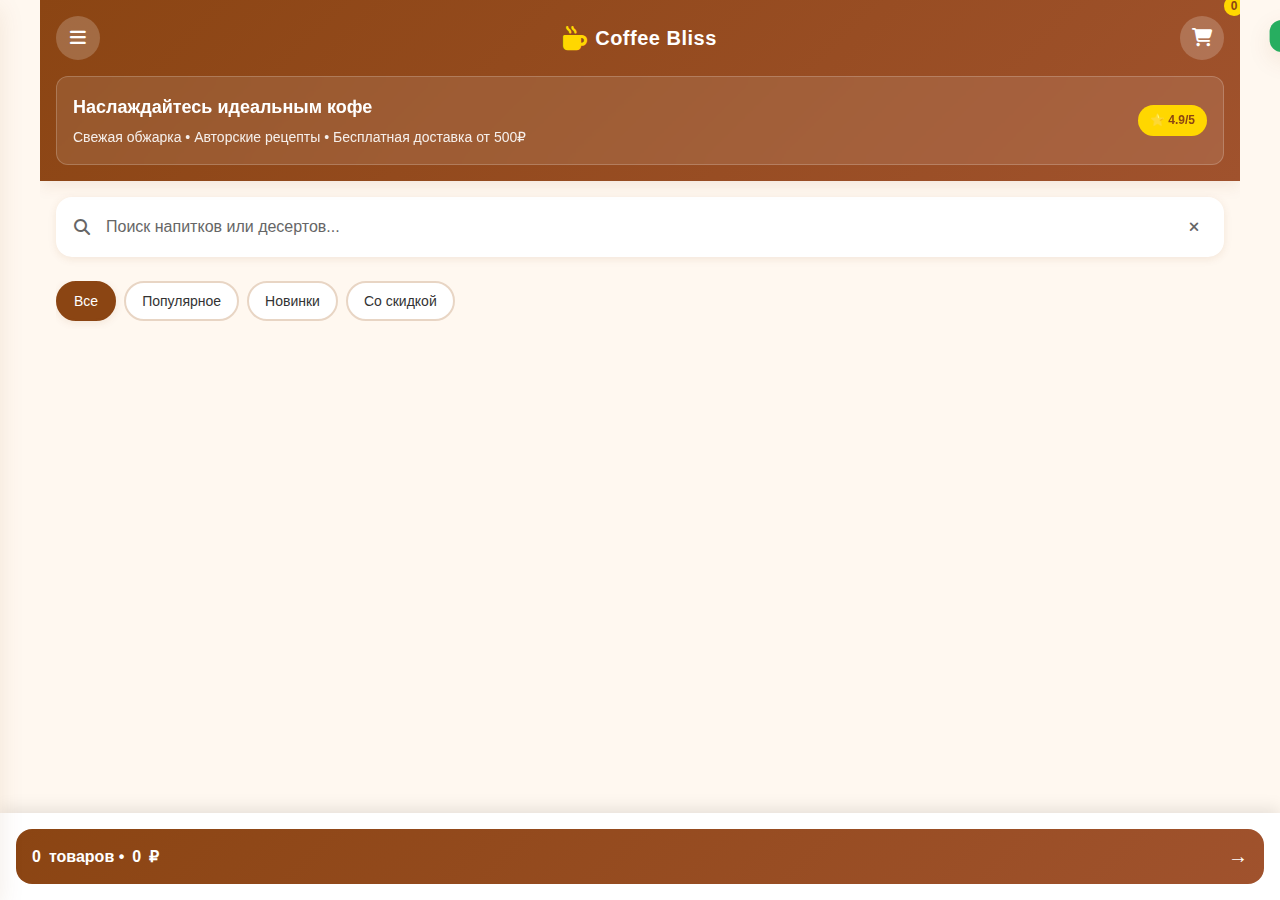
<file: webapp/index.html>
<!DOCTYPE html>
<html lang="ru">
<head>
    <meta charset="UTF-8">
    <meta name="viewport" content="width=device-width, initial-scale=1.0">
    <title>☕ Coffee Bliss - Заказ онлайн</title>
    <link rel="stylesheet" href="https://cdnjs.cloudflare.com/ajax/libs/font-awesome/6.4.0/css/all.min.css">
    <link rel="stylesheet" href="style.css">
    <script src="https://telegram.org/js/telegram-web-app.js"></script>
</head>
<body>
    <!-- Главный контейнер -->
    <div class="app-container">
        <!-- Шапка -->
        <header class="app-header">
            <div class="header-top">
                <button class="menu-btn" id="menu-btn">
                    <i class="fas fa-bars"></i>
                </button>
                <div class="logo">
                    <i class="fas fa-mug-hot"></i>
                    <h1>Coffee Bliss</h1>
                </div>
                <div class="header-actions">
                    <button class="cart-btn" id="cart-btn">
                        <i class="fas fa-shopping-cart"></i>
                        <span class="cart-count" id="cart-count">0</span>
                    </button>
                </div>
            </div>

            <!-- Баннер -->
            <div class="banner">
                <div class="banner-content">
                    <h2>Наслаждайтесь идеальным кофе</h2>
                    <p>Свежая обжарка • Авторские рецепты • Бесплатная доставка от 500₽</p>
                </div>
                <div class="banner-badge">
                    <span class="badge">⭐ 4.9/5</span>
                </div>
            </div>
        </header>

        <!-- Боковое меню -->
        <div class="sidebar" id="sidebar">
            <div class="sidebar-header">
                <h3>Меню</h3>
                <button class="close-btn" id="close-btn">
                    <i class="fas fa-times"></i>
                </button>
            </div>
            <nav class="sidebar-nav">
                <a href="#" class="nav-item active" data-category="all">
                    <i class="fas fa-star"></i>
                    <span>Все товары</span>
                </a>
                <a href="#" class="nav-item" data-category="coffee">
                    <i class="fas fa-coffee"></i>
                    <span>Кофе</span>
                </a>
                <a href="#" class="nav-item" data-category="tea">
                    <i class="fas fa-mug-hot"></i>
                    <span>Чай</span>
                </a>
                <a href="#" class="nav-item" data-category="bakery">
                    <i class="fas fa-bread-slice"></i>
                    <span>Выпечка</span>
                </a>
                <a href="#" class="nav-item" data-category="dessert">
                    <i class="fas fa-ice-cream"></i>
                    <span>Десерты</span>
                </a>
                <a href="#" class="nav-item" data-category="food">
                    <i class="fas fa-utensils"></i>
                    <span>Закуски</span>
                </a>
            </nav>
            <div class="sidebar-footer">
                <a href="profile.html" class="nav-item">
                    <i class="fas fa-user"></i>
                    <span>Профиль</span>
                </a>
                <a href="orders.html" class="nav-item">
                    <i class="fas fa-history"></i>
                    <span>Заказы</span>
                </a>
                <a href="loyalty.html" class="nav-item">
                    <i class="fas fa-crown"></i>
                    <span>Лояльность</span>
                </a>
                <a href="#" class="nav-item" id="settings-btn">
                    <i class="fas fa-cog"></i>
                    <span>Настройки</span>
                </a>
            </div>
        </div>

        <!-- Основной контент -->
        <main class="main-content">
            <!-- Поиск -->
            <div class="search-container">
                <div class="search-box">
                    <i class="fas fa-search"></i>
                    <input type="text" id="search-input" placeholder="Поиск напитков или десертов...">
                    <button class="clear-search" id="clear-search">
                        <i class="fas fa-times"></i>
                    </button>
                </div>
            </div>

            <!-- Фильтры -->
            <div class="filters">
                <div class="filter-tags" id="filter-tags">
                    <button class="filter-tag active" data-filter="all">Все</button>
                    <button class="filter-tag" data-filter="popular">Популярное</button>
                    <button class="filter-tag" data-filter="new">Новинки</button>
                    <button class="filter-tag" data-filter="discount">Со скидкой</button>
                </div>
            </div>

            <!-- Сетка товаров -->
            <div class="products-grid" id="products-grid">
                <!-- Товары будут загружены через JavaScript -->
            </div>

            <!-- Кнопка корзины для мобильных -->
            <div class="floating-cart">
                <button class="checkout-btn" id="floating-checkout">
                    <span class="floating-cart-info">
                        <span id="floating-count">0</span> товаров • <span id="floating-total">0</span>₽
                    </span>
                    <span class="checkout-arrow">→</span>
                </button>
            </div>
        </main>

        <!-- Корзина -->
        <div class="cart-modal" id="cart-modal">
            <div class="cart-content">
                <div class="cart-header">
                    <h3><i class="fas fa-shopping-cart"></i> Ваша корзина</h3>
                    <button class="close-cart" id="close-cart">
                        <i class="fas fa-times"></i>
                    </button>
                </div>

                <div class="cart-body" id="cart-body">
                    <!-- Товары в корзине -->
                </div>

                <div class="cart-footer">
                    <div class="cart-summary">
                        <div class="summary-row">
                            <span>Товары:</span>
                            <span id="cart-subtotal">0₽</span>
                        </div>
                        <div class="summary-row">
                            <span>Доставка:</span>
                            <span id="cart-delivery">0₽</span>
                        </div>
                        <div class="summary-row total">
                            <span>Итого:</span>
                            <span id="cart-total">0₽</span>
                        </div>
                    </div>

                    <button class="checkout-btn-large" id="checkout-btn">
                        <span>Перейти к оформлению</span>
                        <i class="fas fa-arrow-right"></i>
                    </button>

                    <button class="clear-cart-btn" id="clear-cart">
                        <i class="fas fa-trash"></i>
                        Очистить корзину
                    </button>
                </div>
            </div>
        </div>

        <!-- Уведомления -->
        <div class="notification" id="notification"></div>
    </div>

    <!-- Скрипты -->
    <script src="main.js"></script>
</body>
</html>
</file>
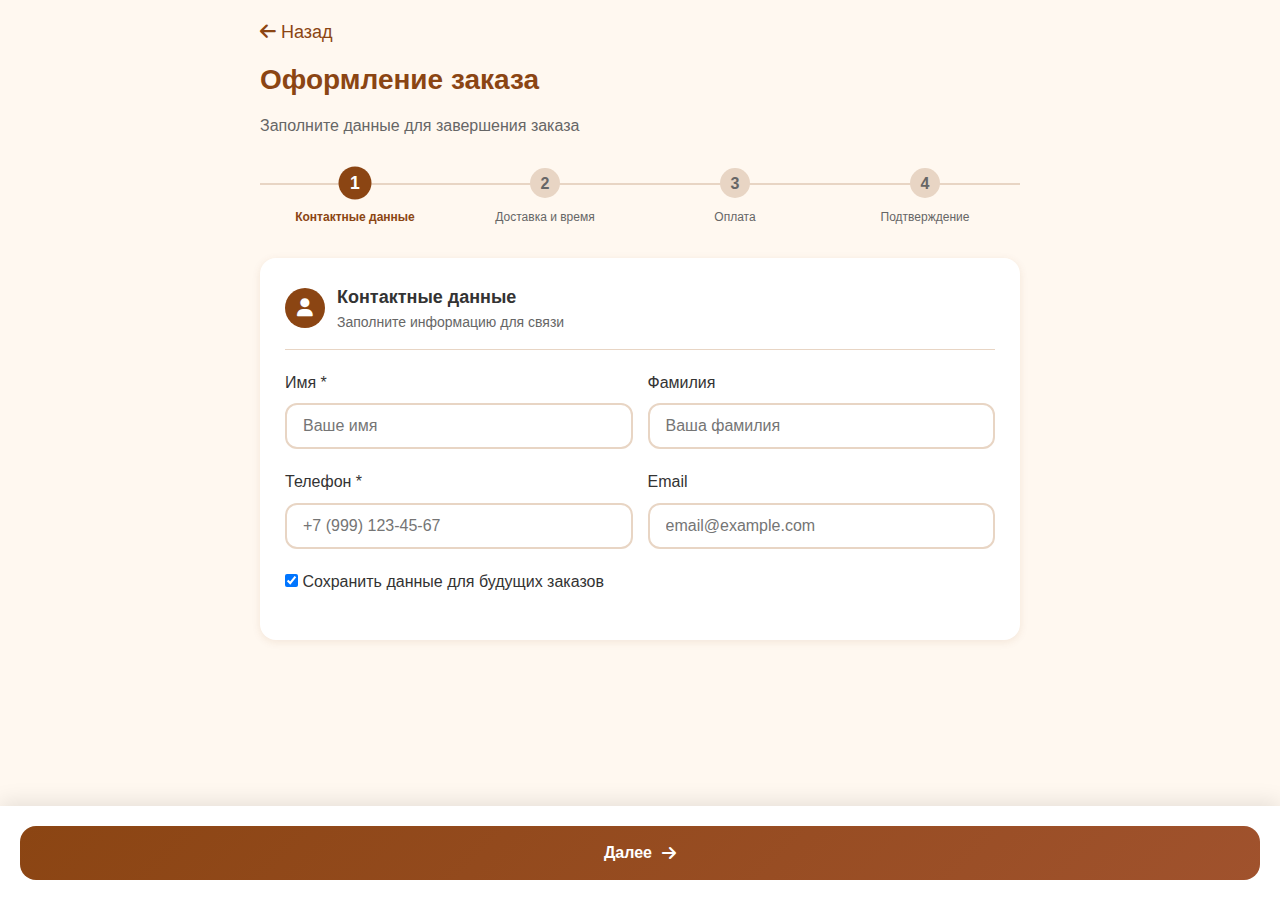
<file: webapp/checkout.html>
<!DOCTYPE html>
<html lang="ru">
<head>
    <meta charset="UTF-8">
    <meta name="viewport" content="width=device-width, initial-scale=1.0">
    <title>☕ Оформление заказа - Coffee Bliss</title>
    <link rel="stylesheet" href="https://cdnjs.cloudflare.com/ajax/libs/font-awesome/6.4.0/css/all.min.css">
    <link rel="stylesheet" href="style.css">
    <script src="https://telegram.org/js/telegram-web-app.js"></script>
    <style>
        /* Дополнительные стили для оформления заказа */
        .checkout-container {
            max-width: 800px;
            margin: 0 auto;
            padding: 20px;
            padding-bottom: 100px;
        }

        .checkout-header {
            margin-bottom: 30px;
        }

        .checkout-header h1 {
            font-size: 28px;
            color: var(--primary);
            margin-bottom: 10px;
        }

        .checkout-steps {
            display: flex;
            justify-content: space-between;
            align-items: center;
            margin-bottom: 30px;
            position: relative;
        }

        .checkout-steps::before {
            content: '';
            position: absolute;
            top: 15px;
            left: 0;
            right: 0;
            height: 2px;
            background: var(--border);
            z-index: 1;
        }

        .step {
            position: relative;
            z-index: 2;
            text-align: center;
            flex: 1;
        }

        .step-circle {
            width: 30px;
            height: 30px;
            border-radius: 50%;
            background: var(--border);
            color: var(--text-light);
            display: flex;
            align-items: center;
            justify-content: center;
            font-weight: bold;
            margin: 0 auto 10px;
            transition: all 0.3s;
        }

        .step.active .step-circle {
            background: var(--primary);
            color: white;
            transform: scale(1.1);
        }

        .step-label {
            font-size: 12px;
            color: var(--text-light);
            font-weight: 500;
        }

        .step.active .step-label {
            color: var(--primary);
            font-weight: 600;
        }

        .checkout-section {
            background: var(--card-bg);
            border-radius: var(--radius-lg);
            padding: 25px;
            margin-bottom: 20px;
            box-shadow: var(--shadow-sm);
        }

        .section-header {
            display: flex;
            align-items: center;
            gap: 12px;
            margin-bottom: 20px;
            padding-bottom: 15px;
            border-bottom: 1px solid var(--border);
        }

        .section-icon {
            width: 40px;
            height: 40px;
            border-radius: 50%;
            background: var(--primary);
            color: white;
            display: flex;
            align-items: center;
            justify-content: center;
            font-size: 18px;
        }

        .section-title {
            font-size: 18px;
            font-weight: 600;
            color: var(--text);
        }

        .delivery-options {
            display: grid;
            grid-template-columns: repeat(auto-fit, minmax(200px, 1fr));
            gap: 15px;
            margin-bottom: 20px;
        }

        .delivery-option {
            border: 2px solid var(--border);
            border-radius: var(--radius-md);
            padding: 20px;
            cursor: pointer;
            transition: all 0.3s;
            position: relative;
        }

        .delivery-option:hover {
            border-color: var(--primary-light);
            transform: translateY(-2px);
        }

        .delivery-option.selected {
            border-color: var(--primary);
            background: rgba(139, 69, 19, 0.05);
        }

        .option-radio {
            position: absolute;
            top: 15px;
            right: 15px;
            width: 20px;
            height: 20px;
            border: 2px solid var(--border);
            border-radius: 50%;
            transition: all 0.3s;
        }

        .delivery-option.selected .option-radio::after {
            content: '';
            position: absolute;
            top: 4px;
            left: 4px;
            width: 8px;
            height: 8px;
            background: var(--primary);
            border-radius: 50%;
        }

        .option-icon {
            font-size: 24px;
            color: var(--primary);
            margin-bottom: 10px;
        }

        .option-title {
            font-size: 16px;
            font-weight: 600;
            margin-bottom: 5px;
        }

        .option-desc {
            font-size: 14px;
            color: var(--text-light);
            margin-bottom: 10px;
        }

        .option-price {
            font-size: 18px;
            font-weight: 700;
            color: var(--primary);
        }

        .form-group {
            margin-bottom: 20px;
        }

        .form-label {
            display: block;
            margin-bottom: 8px;
            font-weight: 500;
            color: var(--text);
        }

        .form-control {
            width: 100%;
            padding: 12px 16px;
            border: 2px solid var(--border);
            border-radius: var(--radius-md);
            font-size: 16px;
            transition: all 0.3s;
            background: white;
        }

        .form-control:focus {
            outline: none;
            border-color: var(--primary);
            box-shadow: 0 0 0 3px rgba(139, 69, 19, 0.1);
        }

        .form-row {
            display: grid;
            grid-template-columns: 1fr 1fr;
            gap: 15px;
        }

        .time-options {
            display: flex;
            gap: 20px;
            margin-bottom: 15px;
        }

        .time-option {
            flex: 1;
        }

        .time-option input[type="radio"] {
            display: none;
        }

        .time-option label {
            display: block;
            padding: 15px;
            border: 2px solid var(--border);
            border-radius: var(--radius-md);
            text-align: center;
            cursor: pointer;
            transition: all 0.3s;
        }

        .time-option input[type="radio"]:checked + label {
            border-color: var(--primary);
            background: rgba(139, 69, 19, 0.05);
            font-weight: 600;
        }

        .scheduled-time {
            margin-top: 15px;
            display: none;
        }

        .scheduled-time.show {
            display: block;
            animation: fadeIn 0.3s;
        }

        .time-picker {
            display: flex;
            align-items: center;
            gap: 10px;
            background: white;
            padding: 10px;
            border-radius: var(--radius-md);
            border: 2px solid var(--border);
        }

        .time-picker input {
            border: none;
            outline: none;
            font-size: 16px;
            flex: 1;
        }

        .notes-field {
            min-height: 100px;
            resize: vertical;
        }

        .order-summary {
            background: var(--background);
            border-radius: var(--radius-md);
            padding: 20px;
            margin-bottom: 20px;
        }

        .summary-item {
            display: flex;
            justify-content: space-between;
            align-items: center;
            padding: 10px 0;
            border-bottom: 1px solid rgba(0, 0, 0, 0.05);
        }

        .summary-item:last-child {
            border-bottom: none;
        }

        .summary-item.total {
            font-size: 20px;
            font-weight: 700;
            color: var(--primary);
            padding-top: 15px;
            margin-top: 10px;
            border-top: 2px solid var(--border);
        }

        .summary-item.discount {
            color: var(--success);
        }

        .loyalty-discount {
            display: flex;
            align-items: center;
            gap: 10px;
            margin: 15px 0;
            padding: 15px;
            background: rgba(39, 174, 96, 0.1);
            border-radius: var(--radius-md);
            border-left: 4px solid var(--success);
        }

        .loyalty-info {
            flex: 1;
        }

        .loyalty-title {
            font-weight: 600;
            color: var(--success);
            margin-bottom: 5px;
        }

        .loyalty-desc {
            font-size: 14px;
            color: var(--text-light);
        }

        .use-points-btn {
            background: var(--success);
            color: white;
            border: none;
            padding: 8px 16px;
            border-radius: var(--radius-md);
            font-weight: 600;
            cursor: pointer;
            transition: all 0.3s;
        }

        .use-points-btn:hover {
            background: #219653;
            transform: scale(1.05);
        }

        .payment-methods {
            display: grid;
            grid-template-columns: repeat(auto-fit, minmax(150px, 1fr));
            gap: 15px;
            margin-bottom: 20px;
        }

        .payment-method {
            border: 2px solid var(--border);
            border-radius: var(--radius-md);
            padding: 20px;
            text-align: center;
            cursor: pointer;
            transition: all 0.3s;
        }

        .payment-method:hover {
            border-color: var(--primary-light);
        }

        .payment-method.selected {
            border-color: var(--primary);
            background: rgba(139, 69, 19, 0.05);
        }

        .payment-icon {
            font-size: 24px;
            margin-bottom: 10px;
            color: var(--primary);
        }

        .payment-name {
            font-weight: 600;
            margin-bottom: 5px;
        }

        .checkout-actions {
            position: fixed;
            bottom: 0;
            left: 0;
            right: 0;
            background: var(--card-bg);
            padding: 20px;
            box-shadow: 0 -4px 20px rgba(0, 0, 0, 0.1);
            z-index: 100;
        }

        .action-buttons {
            display: flex;
            gap: 15px;
        }

        .back-btn {
            flex: 1;
            background: white;
            border: 2px solid var(--border);
            color: var(--text);
            padding: 16px;
            border-radius: var(--radius-lg);
            font-size: 16px;
            font-weight: 600;
            cursor: pointer;
            display: flex;
            align-items: center;
            justify-content: center;
            gap: 10px;
            transition: all 0.3s;
        }

        .back-btn:hover {
            background: var(--background);
            border-color: var(--primary-light);
        }

        .next-btn, .submit-btn {
            flex: 2;
            background: linear-gradient(135deg, var(--primary) 0%, var(--primary-light) 100%);
            color: white;
            border: none;
            padding: 18px;
            border-radius: var(--radius-lg);
            font-size: 16px;
            font-weight: 600;
            cursor: pointer;
            display: flex;
            align-items: center;
            justify-content: center;
            gap: 10px;
            transition: all 0.3s;
        }

        .next-btn:hover, .submit-btn:hover {
            transform: translateY(-2px);
            box-shadow: 0 4px 15px rgba(139, 69, 19, 0.3);
        }

        .submit-btn {
            background: linear-gradient(135deg, var(--success) 0%, #219653 100%);
        }

        .submit-btn:hover {
            box-shadow: 0 4px 15px rgba(39, 174, 96, 0.3);
        }

        .error-message {
            color: var(--error);
            font-size: 14px;
            margin-top: 5px;
            display: none;
        }

        .error-message.show {
            display: block;
            animation: shake 0.5s;
        }

        @keyframes fadeIn {
            from { opacity: 0; transform: translateY(-10px); }
            to { opacity: 1; transform: translateY(0); }
        }

        @keyframes shake {
            0%, 100% { transform: translateX(0); }
            10%, 30%, 50%, 70%, 90% { transform: translateX(-5px); }
            20%, 40%, 60%, 80% { transform: translateX(5px); }
        }

        /* Модальное окно подтверждения */
        .confirmation-modal {
            position: fixed;
            top: 0;
            left: 0;
            right: 0;
            bottom: 0;
            background: rgba(0, 0, 0, 0.5);
            z-index: 2000;
            display: none;
            justify-content: center;
            align-items: center;
            padding: 20px;
        }

        .confirmation-content {
            background: white;
            border-radius: var(--radius-lg);
            padding: 30px;
            max-width: 500px;
            width: 100%;
            animation: modalSlide 0.3s;
            text-align: center;
        }

        @keyframes modalSlide {
            from {
                opacity: 0;
                transform: translateY(-50px);
            }
            to {
                opacity: 1;
                transform: translateY(0);
            }
        }

        .confirmation-icon {
            font-size: 64px;
            color: var(--success);
            margin-bottom: 20px;
        }

        .confirmation-title {
            font-size: 24px;
            font-weight: 700;
            color: var(--primary);
            margin-bottom: 15px;
        }

        .confirmation-text {
            color: var(--text-light);
            margin-bottom: 25px;
            line-height: 1.6;
        }

        .confirmation-details {
            background: var(--background);
            border-radius: var(--radius-md);
            padding: 20px;
            margin-bottom: 25px;
            text-align: left;
        }

        .detail-row {
            display: flex;
            justify-content: space-between;
            margin-bottom: 10px;
        }

        .detail-row:last-child {
            margin-bottom: 0;
        }

        .confirmation-actions {
            display: flex;
            gap: 15px;
        }

        .confirmation-actions button {
            flex: 1;
        }

        /* Адаптивность */
        @media (max-width: 768px) {
            .checkout-steps {
                flex-wrap: wrap;
            }

            .step {
                flex: 0 0 33.33%;
                margin-bottom: 20px;
            }

            .form-row {
                grid-template-columns: 1fr;
            }

            .delivery-options {
                grid-template-columns: 1fr;
            }

            .payment-methods {
                grid-template-columns: 1fr;
            }

            .action-buttons {
                flex-direction: column;
            }

            .back-btn, .next-btn, .submit-btn {
                width: 100%;
            }
        }

        @media (max-width: 480px) {
            .checkout-container {
                padding: 15px;
                padding-bottom: 120px;
            }

            .checkout-section {
                padding: 20px;
            }

            .time-options {
                flex-direction: column;
            }
        }
    </style>
</head>
<body>
    <div class="checkout-container">
        <!-- Шапка -->
        <div class="checkout-header">
            <button onclick="goBack()" style="background: none; border: none; color: var(--primary); font-size: 18px; margin-bottom: 15px; cursor: pointer;">
                <i class="fas fa-arrow-left"></i> Назад
            </button>
            <h1>Оформление заказа</h1>
            <p style="color: var(--text-light);">Заполните данные для завершения заказа</p>
        </div>

        <!-- Шаги оформления -->
        <div class="checkout-steps">
            <div class="step active" id="step-1-indicator">
                <div class="step-circle">1</div>
                <div class="step-label">Контактные данные</div>
            </div>
            <div class="step" id="step-2-indicator">
                <div class="step-circle">2</div>
                <div class="step-label">Доставка и время</div>
            </div>
            <div class="step" id="step-3-indicator">
                <div class="step-circle">3</div>
                <div class="step-label">Оплата</div>
            </div>
            <div class="step" id="step-4-indicator">
                <div class="step-circle">4</div>
                <div class="step-label">Подтверждение</div>
            </div>
        </div>

        <!-- Секция 1: Контактные данные -->
        <div class="checkout-section" id="section-1">
            <div class="section-header">
                <div class="section-icon">
                    <i class="fas fa-user"></i>
                </div>
                <div>
                    <div class="section-title">Контактные данные</div>
                    <div style="font-size: 14px; color: var(--text-light);">Заполните информацию для связи</div>
                </div>
            </div>

            <div class="form-row">
                <div class="form-group">
                    <label class="form-label">Имя *</label>
                    <input type="text" class="form-control" id="name" placeholder="Ваше имя" required>
                    <div class="error-message" id="name-error">Пожалуйста, введите ваше имя</div>
                </div>

                <div class="form-group">
                    <label class="form-label">Фамилия</label>
                    <input type="text" class="form-control" id="last-name" placeholder="Ваша фамилия">
                </div>
            </div>

            <div class="form-row">
                <div class="form-group">
                    <label class="form-label">Телефон *</label>
                    <input type="tel" class="form-control" id="phone" placeholder="+7 (999) 123-45-67" required>
                    <div class="error-message" id="phone-error">Введите корректный номер телефона</div>
                </div>

                <div class="form-group">
                    <label class="form-label">Email</label>
                    <input type="email" class="form-control" id="email" placeholder="email@example.com">
                    <div class="error-message" id="email-error">Введите корректный email</div>
                </div>
            </div>

            <div class="form-group">
                <label>
                    <input type="checkbox" id="save-info" checked>
                    Сохранить данные для будущих заказов
                </label>
            </div>
        </div>

        <!-- Секция 2: Доставка и время -->
        <div class="checkout-section" id="section-2" style="display: none;">
            <div class="section-header">
                <div class="section-icon">
                    <i class="fas fa-truck"></i>
                </div>
                <div>
                    <div class="section-title">Доставка и время</div>
                    <div style="font-size: 14px; color: var(--text-light);">Выберите способ получения и время</div>
                </div>
            </div>

            <!-- Способ получения -->
            <h3 style="margin-bottom: 15px; color: var(--text);">Способ получения</h3>
            <div class="delivery-options">
                <div class="delivery-option selected" data-type="pickup">
                    <div class="option-icon">
                        <i class="fas fa-store"></i>
                    </div>
                    <div class="option-title">Самовывоз</div>
                    <div class="option-desc">Заберите заказ в кофейне</div>
                    <div class="option-price">Бесплатно</div>
                    <div class="option-radio"></div>
                </div>

                <div class="delivery-option" data-type="delivery">
                    <div class="option-icon">
                        <i class="fas fa-motorcycle"></i>
                    </div>
                    <div class="option-title">Доставка</div>
                    <div class="option-desc">Курьером до двери</div>
                    <div class="option-price" id="delivery-price">150₽</div>
                    <div class="option-radio"></div>
                </div>
            </div>

            <!-- Адрес доставки (только для доставки) -->
            <div class="form-group" id="address-field" style="display: none;">
                <label class="form-label">Адрес доставки *</label>
                <textarea class="form-control" id="address" placeholder="Улица, дом, квартира" rows="3"></textarea>
                <div class="error-message" id="address-error">Пожалуйста, укажите адрес доставки</div>
            </div>

            <!-- Время получения -->
            <h3 style="margin: 25px 0 15px; color: var(--text);">Время получения</h3>
            <div class="time-options">
                <div class="time-option">
                    <input type="radio" name="time" id="time-asap" value="asap" checked>
                    <label for="time-asap">
                        <i class="fas fa-bolt" style="display: block; margin-bottom: 5px;"></i>
                        Как можно скорее
                    </label>
                </div>

                <div class="time-option">
                    <input type="radio" name="time" id="time-scheduled" value="scheduled">
                    <label for="time-scheduled">
                        <i class="fas fa-clock" style="display: block; margin-bottom: 5px;"></i>
                        Ко времени
                    </label>
                </div>
            </div>

            <!-- Выбор времени (только для scheduled) -->
            <div class="scheduled-time" id="scheduled-time-input">
                <div class="form-group">
                    <label class="form-label">Выберите время *</label>
                    <div class="time-picker">
                        <input type="time" id="order-time" min="08:00" max="22:00" required>
                        <i class="fas fa-clock" style="color: var(--primary);"></i>
                    </div>
                    <div style="font-size: 14px; color: var(--text-light); margin-top: 5px;">
                        Время работы: 08:00 - 22:00
                    </div>
                    <div class="error-message" id="time-error">Выберите время в пределах работы кофейни</div>
                </div>
            </div>

            <!-- Примечания к заказу -->
            <div class="form-group">
                <label class="form-label">Примечания к заказу</label>
                <textarea class="form-control notes-field" id="notes" placeholder="Например: без сахара, добавить сироп, дополнительные пакеты..."></textarea>
            </div>
        </div>

        <!-- Секция 3: Оплата -->
        <div class="checkout-section" id="section-3" style="display: none;">
            <div class="section-header">
                <div class="section-icon">
                    <i class="fas fa-credit-card"></i>
                </div>
                <div>
                    <div class="section-title">Оплата</div>
                    <div style="font-size: 14px; color: var(--text-light);">Выберите способ оплаты</div>
                </div>
            </div>

            <!-- Способы оплаты -->
            <div class="payment-methods">
                <div class="payment-method selected" data-method="cash">
                    <div class="payment-icon">
                        <i class="fas fa-money-bill-wave"></i>
                    </div>
                    <div class="payment-name">Наличными</div>
                    <div style="font-size: 14px; color: var(--text-light);">При получении</div>
                </div>

                <div class="payment-method" data-method="card">
                    <div class="payment-icon">
                        <i class="fas fa-credit-card"></i>
                    </div>
                    <div class="payment-name">Картой онлайн</div>
                    <div style="font-size: 14px; color: var(--text-light);">Оплата через Telegram</div>
                </div>

                <div class="payment-method" data-method="card_courier">
                    <div class="payment-icon">
                        <i class="fas fa-mobile-alt"></i>
                    </div>
                    <div class="payment-name">Картой курьеру</div>
                    <div style="font-size: 14px; color: var(--text-light);">При получении</div>
                </div>
            </div>

            <!-- Информация о платеже -->
            <div style="background: var(--background); padding: 20px; border-radius: var(--radius-md); margin-top: 20px;">
                <h4 style="margin-bottom: 15px; color: var(--text);">Информация о платеже</h4>

                <div class="form-group">
                    <label class="form-label">Получатель</label>
                    <input type="text" class="form-control" value="ООО 'Coffee Bliss'" readonly style="background: white;">
                </div>

                <div style="font-size: 14px; color: var(--text-light); margin-top: 15px;">
                    <i class="fas fa-shield-alt" style="color: var(--success); margin-right: 5px;"></i>
                    Все платежи защищены и обрабатываются безопасно
                </div>
            </div>
        </div>

        <!-- Секция 4: Подтверждение -->
        <div class="checkout-section" id="section-4" style="display: none;">
            <div class="section-header">
                <div class="section-icon">
                    <i class="fas fa-check-circle"></i>
                </div>
                <div>
                    <div class="section-title">Подтверждение заказа</div>
                    <div style="font-size: 14px; color: var(--text-light);">Проверьте информацию перед оформлением</div>
                </div>
            </div>

            <!-- Сводка заказа -->
            <h3 style="margin-bottom: 15px; color: var(--text);">Ваш заказ</h3>
            <div class="order-summary">
                <div id="order-items-summary">
                    <!-- Товары будут добавлены через JS -->
                </div>

                <div class="summary-item">
                    <span>Товары:</span>
                    <span id="summary-subtotal">0₽</span>
                </div>

                <div class="summary-item">
                    <span>Доставка:</span>
                    <span id="summary-delivery">0₽</span>
                </div>

                <!-- Скидка по программе лояльности -->
                <div class="loyalty-discount" id="loyalty-discount" style="display: none;">
                    <div class="loyalty-info">
                        <div class="loyalty-title">Скидка по программе лояльности</div>
                        <div class="loyalty-desc" id="loyalty-desc">Использовано баллов: 0</div>
                    </div>
                    <button class="use-points-btn" onclick="changeLoyaltyPoints()">
                        Изменить
                    </button>
                </div>

                <div class="summary-item discount" id="discount-row" style="display: none;">
                    <span>Скидка:</span>
                    <span id="summary-discount">-0₽</span>
                </div>

                <div class="summary-item total">
                    <span>Итого к оплате:</span>
                    <span id="summary-total">0₽</span>
                </div>
            </div>

            <!-- Информация о заказе -->
            <h3 style="margin: 25px 0 15px; color: var(--text);">Информация о заказе</h3>
            <div style="background: var(--background); padding: 20px; border-radius: var(--radius-md);">
                <div class="detail-row">
                    <span style="color: var(--text-light);">Получение:</span>
                    <span id="order-delivery-type">Самовывоз</span>
                </div>
                <div class="detail-row">
                    <span style="color: var(--text-light);">Адрес:</span>
                    <span id="order-address">ул. Кофейная, 15</span>
                </div>
                <div class="detail-row">
                    <span style="color: var(--text-light);">Время:</span>
                    <span id="order-time-display">Как можно скорее</span>
                </div>
                <div class="detail-row">
                    <span style="color: var(--text-light);">Оплата:</span>
                    <span id="order-payment">Наличными</span>
                </div>
                <div class="detail-row">
                    <span style="color: var(--text-light);">Телефон:</span>
                    <span id="order-phone">не указан</span>
                </div>
            </div>

            <!-- Соглашения -->
            <div style="margin-top: 25px; padding: 20px; background: rgba(52, 152, 219, 0.05); border-radius: var(--radius-md); border-left: 4px solid var(--secondary);">
                <div class="form-group">
                    <label>
                        <input type="checkbox" id="agree-terms" required>
                        Я соглашаюсь с <a href="#" style="color: var(--primary); text-decoration: none;">условиями обработки персональных данных</a>
                    </label>
                    <div class="error-message" id="terms-error">Необходимо согласие с условиями</div>
                </div>

                <div class="form-group">
                    <label>
                        <input type="checkbox" id="agree-rules" required>
                        Я ознакомлен с <a href="#" style="color: var(--primary); text-decoration: none;">правилами возврата</a>
                    </label>
                    <div class="error-message" id="rules-error">Необходимо согласие с правилами</div>
                </div>
            </div>
        </div>

        <!-- Кнопки навигации -->
        <div class="checkout-actions">
            <div class="action-buttons">
                <button class="back-btn" id="back-btn" onclick="prevStep()" style="display: none;">
                    <i class="fas fa-arrow-left"></i>
                    Назад
                </button>
                <button class="next-btn" id="next-btn" onclick="nextStep()">
                    Далее
                    <i class="fas fa-arrow-right"></i>
                </button>
                <button class="submit-btn" id="submit-btn" onclick="submitOrder()" style="display: none;">
                    <i class="fas fa-check"></i>
                    Оформить заказ
                </button>
            </div>
        </div>

        <!-- Модальное окно подтверждения -->
        <div class="confirmation-modal" id="confirmation-modal">
            <div class="confirmation-content">
                <div class="confirmation-icon">
                    <i class="fas fa-check-circle"></i>
                </div>
                <div class="confirmation-title">Заказ оформлен!</div>
                <div class="confirmation-text">
                    Ваш заказ успешно принят и передан на обработку.
                    В ближайшее время с вами свяжется наш сотрудник для подтверждения.
                </div>

                <div class="confirmation-details">
                    <div class="detail-row">
                        <span>Номер заказа:</span>
                        <strong id="confirmation-number">#00000</strong>
                    </div>
                    <div class="detail-row">
                        <span>Сумма:</span>
                        <strong id="confirmation-total">0₽</strong>
                    </div>
                    <div class="detail-row">
                        <span>Статус:</span>
                        <span style="color: var(--warning);">Обрабатывается</span>
                    </div>
                </div>

                <div class="confirmation-actions">
                    <button class="back-btn" onclick="goToMain()">
                        <i class="fas fa-home"></i>
                        На главную
                    </button>
                    <button class="next-btn" onclick="viewOrder()">
                        <i class="fas fa-eye"></i>
                        Посмотреть заказ
                    </button>
                </div>
            </div>
        </div>
    </div>

    <script src="checkout.js"></script>
</body>
</html>
</file>
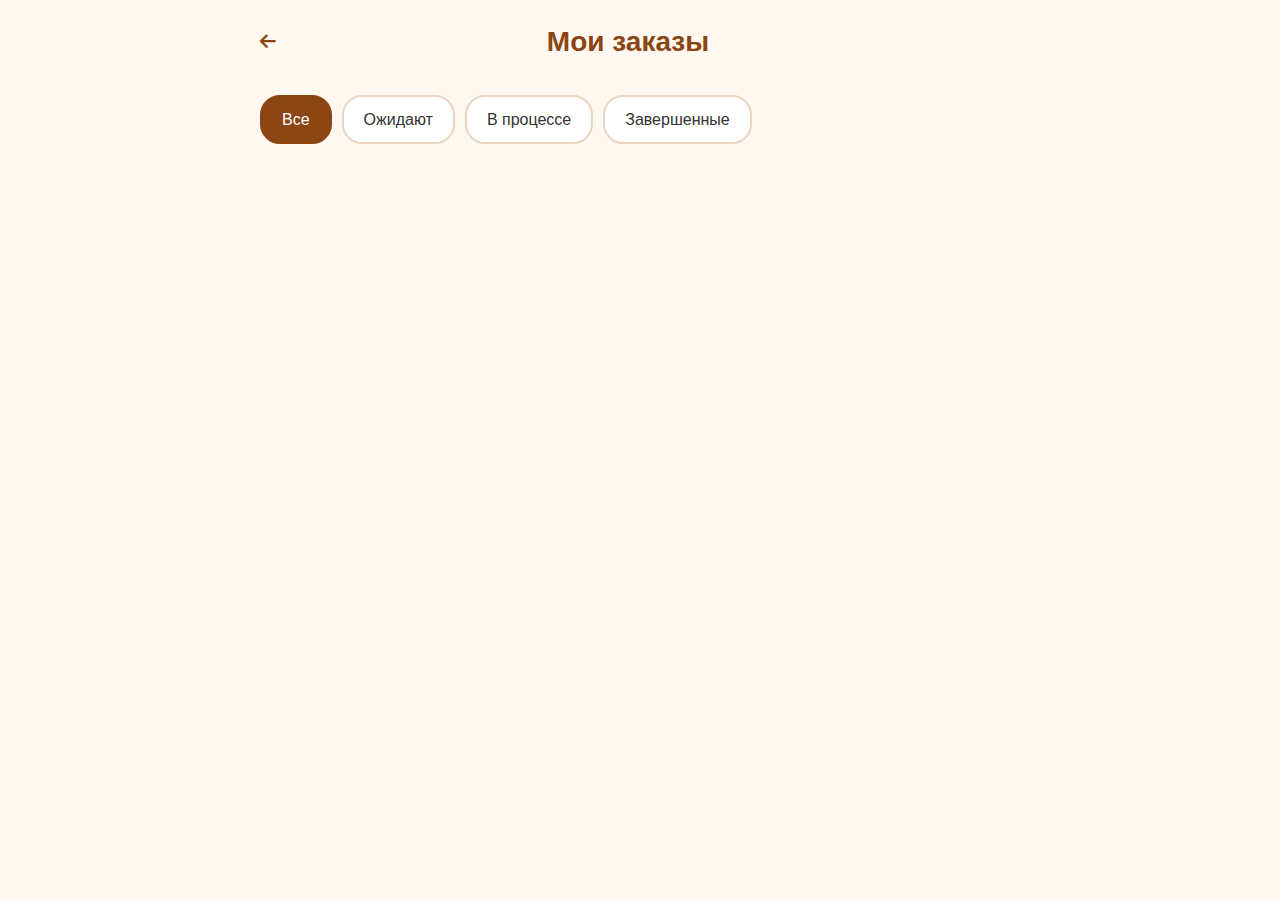
<file: webapp/orders.html>
<!DOCTYPE html>
<html lang="ru">
<head>
    <meta charset="UTF-8">
    <meta name="viewport" content="width=device-width, initial-scale=1.0">
    <title>📦 Мои заказы - Coffee Bliss</title>
    <link rel="stylesheet" href="https://cdnjs.cloudflare.com/ajax/libs/font-awesome/6.4.0/css/all.min.css">
    <link rel="stylesheet" href="style.css">
    <script src="https://telegram.org/js/telegram-web-app.js"></script>
    <style>
        .orders-container {
            max-width: 800px;
            margin: 0 auto;
            padding: 20px;
            padding-bottom: 80px;
        }

        .orders-header {
            display: flex;
            justify-content: space-between;
            align-items: center;
            margin-bottom: 30px;
        }

        .orders-header h1 {
            font-size: 28px;
            color: var(--primary);
        }

        .orders-tabs {
            display: flex;
            gap: 10px;
            margin-bottom: 20px;
            overflow-x: auto;
            padding-bottom: 10px;
        }

        .orders-tab {
            padding: 10px 20px;
            background: white;
            border: 2px solid var(--border);
            border-radius: 20px;
            font-weight: 500;
            cursor: pointer;
            white-space: nowrap;
            transition: all 0.3s;
        }

        .orders-tab.active {
            background: var(--primary);
            color: white;
            border-color: var(--primary);
        }

        .order-card {
            background: white;
            border-radius: var(--radius-lg);
            padding: 20px;
            margin-bottom: 15px;
            box-shadow: var(--shadow-sm);
            transition: all 0.3s;
        }

        .order-card:hover {
            transform: translateY(-2px);
            box-shadow: var(--shadow-md);
        }

        .order-header {
            display: flex;
            justify-content: space-between;
            align-items: center;
            margin-bottom: 15px;
            padding-bottom: 15px;
            border-bottom: 1px solid var(--border);
        }

        .order-id {
            font-size: 16px;
            font-weight: 700;
            color: var(--primary);
        }

        .order-date {
            font-size: 14px;
            color: var(--text-light);
        }

        .order-status {
            padding: 5px 12px;
            border-radius: 15px;
            font-size: 12px;
            font-weight: 600;
        }

        .status-pending { background: #FFF3CD; color: #856404; }
        .status-processing { background: #CCE5FF; color: #004085; }
        .status-ready { background: #D4EDDA; color: #155724; }
        .status-delivered { background: #D1ECF1; color: #0C5460; }
        .status-cancelled { background: #F8D7DA; color: #721C24; }

        .order-items {
            margin-bottom: 15px;
        }

        .order-item {
            display: flex;
            justify-content: space-between;
            align-items: center;
            padding: 10px 0;
            border-bottom: 1px solid rgba(0, 0, 0, 0.05);
        }

        .order-item:last-child {
            border-bottom: none;
        }

        .order-footer {
            display: flex;
            justify-content: space-between;
            align-items: center;
            padding-top: 15px;
            border-top: 1px solid var(--border);
        }

        .order-total {
            font-size: 18px;
            font-weight: 700;
            color: var(--primary);
        }

        .order-actions {
            display: flex;
            gap: 10px;
        }

        .action-btn {
            padding: 8px 16px;
            border-radius: var(--radius-md);
            font-size: 14px;
            font-weight: 500;
            cursor: pointer;
            transition: all 0.3s;
            border: 1px solid var(--border);
            background: white;
            color: var(--text);
        }

        .action-btn:hover {
            background: var(--background);
        }

        .action-btn.primary {
            background: var(--primary);
            color: white;
            border-color: var(--primary);
        }

        .action-btn.primary:hover {
            background: var(--primary-light);
        }

        .empty-orders {
            text-align: center;
            padding: 60px 20px;
            color: var(--text-light);
        }

        .empty-orders i {
            font-size: 64px;
            color: var(--border);
            margin-bottom: 20px;
        }

        .empty-orders h3 {
            font-size: 20px;
            margin-bottom: 10px;
            color: var(--text);
        }

        .reorder-btn {
            background: var(--primary);
            color: white;
            border: none;
            padding: 12px 24px;
            border-radius: var(--radius-md);
            font-weight: 600;
            cursor: pointer;
            margin-top: 20px;
            display: inline-flex;
            align-items: center;
            gap: 10px;
        }
    </style>
</head>
<body>
    <div class="orders-container">
        <div class="orders-header">
            <button onclick="goBack()" style="background: none; border: none; color: var(--primary); font-size: 18px; cursor: pointer;">
                <i class="fas fa-arrow-left"></i>
            </button>
            <h1>Мои заказы</h1>
            <div style="width: 40px;"></div>
        </div>

        <div class="orders-tabs">
            <div class="orders-tab active" data-status="all">Все</div>
            <div class="orders-tab" data-status="pending">Ожидают</div>
            <div class="orders-tab" data-status="processing">В процессе</div>
            <div class="orders-tab" data-status="delivered">Завершенные</div>
        </div>

        <div id="orders-list">
            <!-- Заказы будут загружены через JS -->
        </div>

        <div id="empty-state" class="empty-orders" style="display: none;">
            <i class="fas fa-shopping-bag"></i>
            <h3>Заказов пока нет</h3>
            <p>Сделайте свой первый заказ и он появится здесь</p>
            <button class="reorder-btn" onclick="goToMenu()">
                <i class="fas fa-shopping-cart"></i>
                Сделать заказ
            </button>
        </div>
    </div>

    <script>
        const tg = window.Telegram.WebApp;
        tg.expand();

        let orders = [];
        let currentStatus = 'all';

        document.addEventListener('DOMContentLoaded', async function() {
            // Загружаем заказы
            await loadOrders();

            // Инициализируем UI
            initOrdersUI();

            // Отображаем заказы
            renderOrders();
        });

        async function loadOrders() {
            try {
                // Пытаемся загрузить заказы с сервера
                const response = await fetch('/api/user/orders', {
                    headers: {
                        'X-Telegram-Init-Data': tg.initData
                    }
                });

                if (response.ok) {
                    orders = await response.json();
                } else {
                    // Загружаем из localStorage
                    const savedOrders = localStorage.getItem('orderHistory');
                    if (savedOrders) {
                        orders = JSON.parse(savedOrders);
                    }
                }
            } catch (error) {
                console.error('Ошибка загрузки заказов:', error);
                const savedOrders = localStorage.getItem('orderHistory');
                if (savedOrders) {
                    orders = JSON.parse(savedOrders);
                }
            }
        }

        function initOrdersUI() {
            // Обработчики для табов
            document.querySelectorAll('.orders-tab').forEach(tab => {
                tab.addEventListener('click', function() {
                    currentStatus = this.dataset.status;

                    // Обновляем активный таб
                    document.querySelectorAll('.orders-tab').forEach(t => {
                        t.classList.remove('active');
                    });
                    this.classList.add('active');

                    // Отображаем заказы
                    renderOrders();
                });
            });
        }

        function renderOrders() {
            const container = document.getElementById('orders-list');
            const emptyState = document.getElementById('empty-state');

            // Фильтруем заказы по статусу
            let filteredOrders = orders;
            if (currentStatus !== 'all') {
                filteredOrders = orders.filter(order => order.status === currentStatus);
            }

            if (filteredOrders.length === 0) {
                container.innerHTML = '';
                emptyState.style.display = 'block';
                return;
            }

            emptyState.style.display = 'none';

            // Отображаем заказы
            container.innerHTML = filteredOrders.map(order => `
                <div class="order-card">
                    <div class="order-header">
                        <div>
                            <div class="order-id">${order.id}</div>
                            <div class="order-date">${formatDate(order.date)}</div>
                        </div>
                        <div class="order-status ${getStatusClass(order.status)}">
                            ${getStatusText(order.status)}
                        </div>
                    </div>

                    <div class="order-items">
                        ${order.items.slice(0, 3).map(item => `
                            <div class="order-item">
                                <div>${item.name} × ${item.quantity}</div>
                                <div style="font-weight: 600;">${item.price * item.quantity}₽</div>
                            </div>
                        `).join('')}

                        ${order.items.length > 3 ? `
                            <div style="text-align: center; padding: 10px; color: var(--text-light); font-size: 14px;">
                                и еще ${order.items.length - 3} товаров
                            </div>
                        ` : ''}
                    </div>

                    <div class="order-footer">
                        <div class="order-total">${order.total}₽</div>
                        <div class="order-actions">
                            <button class="action-btn" onclick="viewOrderDetails('${order.id}')">
                                <i class="fas fa-eye"></i>
                            </button>
                            <button class="action-btn primary" onclick="reorder('${order.id}')">
                                Повторить
                            </button>
                        </div>
                    </div>
                </div>
            `).join('');
        }

        function formatDate(dateString) {
            const date = new Date(dateString);
            return date.toLocaleDateString('ru-RU', {
                day: 'numeric',
                month: 'long',
                hour: '2-digit',
                minute: '2-digit'
            });
        }

        function getStatusClass(status) {
            const statusClasses = {
                'pending': 'status-pending',
                'processing': 'status-processing',
                'ready': 'status-ready',
                'delivered': 'status-delivered',
                'cancelled': 'status-cancelled'
            };
            return statusClasses[status] || 'status-pending';
        }

        function getStatusText(status) {
            const statusTexts = {
                'pending': 'Ожидает',
                'processing': 'В процессе',
                'ready': 'Готов',
                'delivered': 'Доставлен',
                'cancelled': 'Отменен'
            };
            return statusTexts[status] || status;
        }

        function viewOrderDetails(orderId) {
            // Здесь можно реализовать просмотр деталей заказа
            alert(`Детали заказа ${orderId} будут показаны здесь`);
        }

        function reorder(orderId) {
            const order = orders.find(o => o.id === orderId);
            if (order) {
                // Добавляем товары в корзину
                const cart = JSON.parse(localStorage.getItem('cart')) || [];
                order.items.forEach(item => {
                    const existing = cart.find(ci => ci.id === item.id);
                    if (existing) {
                        existing.quantity += item.quantity;
                    } else {
                        cart.push({
                            id: item.id,
                            name: item.name,
                            price: item.price,
                            quantity: item.quantity
                        });
                    }
                });

                localStorage.setItem('cart', JSON.stringify(cart));

                // Переходим к оформлению
                window.location.href = 'checkout.html';
            }
        }

        function goBack() {
            window.history.back();
        }

        function goToMenu() {
            window.location.href = 'index.html';
        }

        // Глобальные функции
        window.viewOrderDetails = viewOrderDetails;
        window.reorder = reorder;
        window.goBack = goBack;
        window.goToMenu = goToMenu;
    </script>
</body>
</html>
</file>
<file: webapp/style.css>
/* Основные стили */
:root {
    /* Цветовая палитра */
    --primary: #8B4513;
    --primary-light: #A0522D;
    --secondary: #D4A574;
    --accent: #FFD700;
    --background: #FFF8F0;
    --card-bg: #FFFFFF;
    --text: #333333;
    --text-light: #666666;
    --border: #E8D5C4;
    --success: #27AE60;
    --warning: #F39C12;
    --error: #E74C3C;
    --shadow: rgba(139, 69, 19, 0.1);

    /* Отступы */
    --spacing-xs: 4px;
    --spacing-sm: 8px;
    --spacing-md: 16px;
    --spacing-lg: 24px;
    --spacing-xl: 32px;

    /* Скругления */
    --radius-sm: 8px;
    --radius-md: 12px;
    --radius-lg: 16px;
    --radius-xl: 24px;

    /* Тени */
    --shadow-sm: 0 2px 8px var(--shadow);
    --shadow-md: 0 4px 16px var(--shadow);
    --shadow-lg: 0 8px 24px var(--shadow);

    /* Анимации */
    --transition: all 0.3s ease;
}

* {
    margin: 0;
    padding: 0;
    box-sizing: border-box;
}

body {
    font-family: 'Segoe UI', -apple-system, BlinkMacSystemFont, sans-serif;
    background-color: var(--background);
    color: var(--text);
    line-height: 1.6;
    overflow-x: hidden;
}

.app-container {
    min-height: 100vh;
    max-width: 100%;
    overflow-x: hidden;
}

/* Шапка */
.app-header {
    background: linear-gradient(135deg, var(--primary) 0%, var(--primary-light) 100%);
    color: white;
    padding: var(--spacing-md);
    box-shadow: var(--shadow-md);
    position: relative;
    z-index: 100;
}

.header-top {
    display: flex;
    justify-content: space-between;
    align-items: center;
    margin-bottom: var(--spacing-md);
}

.menu-btn, .cart-btn {
    background: rgba(255, 255, 255, 0.2);
    border: none;
    width: 44px;
    height: 44px;
    border-radius: 50%;
    color: white;
    font-size: 18px;
    cursor: pointer;
    display: flex;
    align-items: center;
    justify-content: center;
    transition: var(--transition);
}

.menu-btn:hover, .cart-btn:hover {
    background: rgba(255, 255, 255, 0.3);
    transform: scale(1.05);
}

.logo {
    display: flex;
    align-items: center;
    gap: var(--spacing-sm);
}

.logo i {
    font-size: 24px;
    color: var(--accent);
}

.logo h1 {
    font-size: 20px;
    font-weight: 700;
    letter-spacing: 0.5px;
}

.cart-count {
    position: absolute;
    top: -4px;
    right: -4px;
    background: var(--accent);
    color: var(--primary);
    font-size: 12px;
    font-weight: bold;
    width: 20px;
    height: 20px;
    border-radius: 50%;
    display: flex;
    align-items: center;
    justify-content: center;
}

/* Баннер */
.banner {
    background: rgba(255, 255, 255, 0.1);
    border-radius: var(--radius-md);
    padding: var(--spacing-md);
    display: flex;
    justify-content: space-between;
    align-items: center;
    backdrop-filter: blur(10px);
    border: 1px solid rgba(255, 255, 255, 0.2);
}

.banner-content h2 {
    font-size: 16px;
    font-weight: 600;
    margin-bottom: var(--spacing-xs);
}

.banner-content p {
    font-size: 12px;
    opacity: 0.9;
}

.badge {
    background: var(--accent);
    color: var(--primary);
    padding: 6px 12px;
    border-radius: 20px;
    font-size: 12px;
    font-weight: 600;
    display: flex;
    align-items: center;
    gap: 4px;
}

/* Боковое меню */
.sidebar {
    position: fixed;
    top: 0;
    left: -280px;
    width: 280px;
    height: 100vh;
    background: var(--card-bg);
    box-shadow: var(--shadow-lg);
    z-index: 1000;
    transition: var(--transition);
    display: flex;
    flex-direction: column;
}

.sidebar.active {
    left: 0;
}

.sidebar-header {
    padding: var(--spacing-lg);
    background: var(--primary);
    color: white;
    display: flex;
    justify-content: space-between;
    align-items: center;
}

.sidebar-header h3 {
    font-size: 18px;
    font-weight: 600;
}

.close-btn {
    background: none;
    border: none;
    color: white;
    font-size: 20px;
    cursor: pointer;
    width: 32px;
    height: 32px;
    display: flex;
    align-items: center;
    justify-content: center;
    border-radius: 50%;
    transition: var(--transition);
}

.close-btn:hover {
    background: rgba(255, 255, 255, 0.2);
}

.sidebar-nav {
    flex: 1;
    padding: var(--spacing-md);
    display: flex;
    flex-direction: column;
    gap: var(--spacing-sm);
}

.nav-item {
    display: flex;
    align-items: center;
    gap: var(--spacing-md);
    padding: var(--spacing-md);
    text-decoration: none;
    color: var(--text);
    border-radius: var(--radius-md);
    transition: var(--transition);
}

.nav-item i {
    width: 20px;
    text-align: center;
    color: var(--primary);
}

.nav-item:hover {
    background: var(--background);
    color: var(--primary);
    transform: translateX(4px);
}

.nav-item.active {
    background: var(--primary);
    color: white;
}

.nav-item.active i {
    color: white;
}

.sidebar-footer {
    padding: var(--spacing-md);
    border-top: 1px solid var(--border);
    display: flex;
    flex-direction: column;
    gap: var(--spacing-sm);
}

/* Основной контент */
.main-content {
    padding: var(--spacing-md);
    padding-bottom: 80px; /* Для плавающей кнопки */
}

/* Поиск */
.search-container {
    margin-bottom: var(--spacing-lg);
}

.search-box {
    position: relative;
    background: var(--card-bg);
    border-radius: var(--radius-lg);
    padding: var(--spacing-md);
    display: flex;
    align-items: center;
    gap: var(--spacing-md);
    box-shadow: var(--shadow-sm);
    border: 2px solid transparent;
    transition: var(--transition);
}

.search-box:focus-within {
    border-color: var(--primary);
    box-shadow: var(--shadow-md);
}

.search-box i {
    color: var(--text-light);
}

.search-box input {
    flex: 1;
    border: none;
    background: none;
    outline: none;
    font-size: 16px;
    color: var(--text);
}

.search-box input::placeholder {
    color: var(--text-light);
}

.clear-search {
    background: none;
    border: none;
    color: var(--text-light);
    cursor: pointer;
    width: 24px;
    height: 24px;
    display: flex;
    align-items: center;
    justify-content: center;
    border-radius: 50%;
    transition: var(--transition);
}

.clear-search:hover {
    background: var(--background);
    color: var(--error);
}

/* Фильтры */
.filters {
    margin-bottom: var(--spacing-lg);
    overflow-x: auto;
    scrollbar-width: none;
}

.filters::-webkit-scrollbar {
    display: none;
}

.filter-tags {
    display: flex;
    gap: var(--spacing-sm);
    padding-bottom: var(--spacing-sm);
}

.filter-tag {
    background: var(--card-bg);
    border: 2px solid var(--border);
    padding: 10px 16px;
    border-radius: 24px;
    font-size: 14px;
    font-weight: 500;
    color: var(--text);
    cursor: pointer;
    white-space: nowrap;
    transition: var(--transition);
}

.filter-tag:hover {
    border-color: var(--primary-light);
    transform: translateY(-2px);
}

.filter-tag.active {
    background: var(--primary);
    border-color: var(--primary);
    color: white;
    box-shadow: var(--shadow-sm);
}

/* Сетка товаров */
.products-grid {
    display: grid;
    grid-template-columns: repeat(auto-fill, minmax(160px, 1fr));
    gap: var(--spacing-md);
    margin-bottom: var(--spacing-xl);
}

.product-card {
    background: var(--card-bg);
    border-radius: var(--radius-lg);
    overflow: hidden;
    box-shadow: var(--shadow-sm);
    transition: var(--transition);
    position: relative;
}

.product-card:hover {
    transform: translateY(-4px);
    box-shadow: var(--shadow-md);
}

.product-image {
    width: 100%;
    height: 140px;
    background: linear-gradient(135deg, var(--secondary) 0%, var(--primary-light) 100%);
    position: relative;
    overflow: hidden;
}

.product-image img {
    width: 100%;
    height: 100%;
    object-fit: cover;
    transition: var(--transition);
}

.product-card:hover .product-image img {
    transform: scale(1.05);
}

.product-badge {
    position: absolute;
    top: var(--spacing-sm);
    left: var(--spacing-sm);
    background: var(--accent);
    color: var(--primary);
    font-size: 10px;
    font-weight: 700;
    padding: 4px 8px;
    border-radius: 12px;
    z-index: 1;
}

.product-content {
    padding: var(--spacing-md);
}

.product-header {
    display: flex;
    justify-content: space-between;
    align-items: flex-start;
    margin-bottom: var(--spacing-sm);
}

.product-title {
    font-size: 14px;
    font-weight: 600;
    color: var(--text);
    line-height: 1.4;
}

.product-price {
    font-size: 16px;
    font-weight: 700;
    color: var(--primary);
}

.product-description {
    font-size: 12px;
    color: var(--text-light);
    margin-bottom: var(--spacing-md);
    line-height: 1.4;
    height: 34px;
    overflow: hidden;
    display: -webkit-box;
    -webkit-line-clamp: 2;
    -webkit-box-orient: vertical;
}

.product-actions {
    display: flex;
    justify-content: space-between;
    align-items: center;
}

.quantity-controls {
    display: flex;
    align-items: center;
    gap: var(--spacing-sm);
    background: var(--background);
    border-radius: 20px;
    padding: 4px;
}

.quantity-btn {
    width: 28px;
    height: 28px;
    border-radius: 50%;
    border: none;
    background: var(--card-bg);
    color: var(--primary);
    font-size: 16px;
    font-weight: bold;
    cursor: pointer;
    display: flex;
    align-items: center;
    justify-content: center;
    transition: var(--transition);
}

.quantity-btn:hover {
    background: var(--primary);
    color: white;
}

.quantity-btn:disabled {
    opacity: 0.5;
    cursor: not-allowed;
}

.quantity-display {
    min-width: 24px;
    text-align: center;
    font-weight: 600;
    font-size: 14px;
}

.add-to-cart-btn {
    background: var(--primary);
    color: white;
    border: none;
    padding: 8px 16px;
    border-radius: 20px;
    font-size: 14px;
    font-weight: 600;
    cursor: pointer;
    display: flex;
    align-items: center;
    gap: var(--spacing-sm);
    transition: var(--transition);
}

.add-to-cart-btn:hover {
    background: var(--primary-light);
    transform: scale(1.05);
}

.add-to-cart-btn i {
    font-size: 12px;
}

/* Плавающая корзина */
.floating-cart {
    position: fixed;
    bottom: 0;
    left: 0;
    right: 0;
    background: var(--card-bg);
    padding: var(--spacing-md);
    box-shadow: 0 -4px 16px rgba(0, 0, 0, 0.1);
    z-index: 99;
}

.checkout-btn {
    background: linear-gradient(135deg, var(--primary) 0%, var(--primary-light) 100%);
    color: white;
    border: none;
    width: 100%;
    padding: 16px;
    border-radius: var(--radius-lg);
    font-size: 16px;
    font-weight: 600;
    cursor: pointer;
    display: flex;
    justify-content: space-between;
    align-items: center;
    transition: var(--transition);
}

.checkout-btn:hover {
    transform: translateY(-2px);
    box-shadow: var(--shadow-md);
}

.floating-cart-info {
    display: flex;
    align-items: center;
    gap: var(--spacing-sm);
}

.checkout-arrow {
    font-size: 20px;
    font-weight: bold;
}

/* Модальное окно корзины */
.cart-modal {
    position: fixed;
    top: 0;
    left: 0;
    right: 0;
    bottom: 0;
    background: rgba(0, 0, 0, 0.5);
    z-index: 1001;
    display: none;
    justify-content: flex-end;
}

.cart-content {
    width: 100%;
    max-width: 400px;
    height: 100%;
    background: var(--card-bg);
    display: flex;
    flex-direction: column;
    animation: slideIn 0.3s ease;
}

@keyframes slideIn {
    from {
        transform: translateX(100%);
    }
    to {
        transform: translateX(0);
    }
}

.cart-header {
    padding: var(--spacing-lg);
    border-bottom: 1px solid var(--border);
    display: flex;
    justify-content: space-between;
    align-items: center;
}

.cart-header h3 {
    display: flex;
    align-items: center;
    gap: var(--spacing-sm);
    font-size: 18px;
    font-weight: 600;
}

.close-cart {
    background: none;
    border: none;
    font-size: 20px;
    color: var(--text-light);
    cursor: pointer;
    width: 32px;
    height: 32px;
    display: flex;
    align-items: center;
    justify-content: center;
    border-radius: 50%;
    transition: var(--transition);
}

.close-cart:hover {
    background: var(--background);
    color: var(--error);
}

.cart-body {
    flex: 1;
    overflow-y: auto;
    padding: var(--spacing-md);
}

.cart-item {
    display: flex;
    align-items: center;
    gap: var(--spacing-md);
    padding: var(--spacing-md);
    background: var(--background);
    border-radius: var(--radius-md);
    margin-bottom: var(--spacing-sm);
}

.cart-item-image {
    width: 60px;
    height: 60px;
    border-radius: var(--radius-sm);
    background: linear-gradient(135deg, var(--secondary) 0%, var(--primary-light) 100%);
    overflow: hidden;
}

.cart-item-image img {
    width: 100%;
    height: 100%;
    object-fit: cover;
}

.cart-item-info {
    flex: 1;
}

.cart-item-title {
    font-size: 14px;
    font-weight: 600;
    margin-bottom: 4px;
}

.cart-item-price {
    font-size: 14px;
    color: var(--primary);
    font-weight: 600;
}

.cart-item-actions {
    display: flex;
    align-items: center;
    gap: var(--spacing-sm);
}

.cart-item-quantity {
    display: flex;
    align-items: center;
    gap: 8px;
    background: var(--card-bg);
    padding: 4px 8px;
    border-radius: 20px;
}

.remove-item {
    background: none;
    border: none;
    color: var(--error);
    cursor: pointer;
    width: 32px;
    height: 32px;
    display: flex;
    align-items: center;
    justify-content: center;
    border-radius: 50%;
    transition: var(--transition);
}

.remove-item:hover {
    background: rgba(231, 76, 60, 0.1);
}

.cart-footer {
    padding: var(--spacing-md);
    border-top: 1px solid var(--border);
}

.cart-summary {
    margin-bottom: var(--spacing-md);
}

.summary-row {
    display: flex;
    justify-content: space-between;
    align-items: center;
    padding: var(--spacing-sm) 0;
    font-size: 14px;
}

.summary-row.total {
    font-size: 18px;
    font-weight: 700;
    color: var(--primary);
    border-top: 2px solid var(--border);
    padding-top: var(--spacing-md);
    margin-top: var(--spacing-sm);
}

.checkout-btn-large {
    background: linear-gradient(135deg, var(--primary) 0%, var(--primary-light) 100%);
    color: white;
    border: none;
    width: 100%;
    padding: 18px;
    border-radius: var(--radius-lg);
    font-size: 16px;
    font-weight: 600;
    cursor: pointer;
    display: flex;
    justify-content: space-between;
    align-items: center;
    margin-bottom: var(--spacing-md);
    transition: var(--transition);
}

.checkout-btn-large:hover {
    transform: translateY(-2px);
    box-shadow: var(--shadow-md);
}

.clear-cart-btn {
    background: none;
    border: 1px solid var(--error);
    color: var(--error);
    width: 100%;
    padding: 12px;
    border-radius: var(--radius-md);
    font-size: 14px;
    font-weight: 600;
    cursor: pointer;
    display: flex;
    justify-content: center;
    align-items: center;
    gap: var(--spacing-sm);
    transition: var(--transition);
}

.clear-cart-btn:hover {
    background: rgba(231, 76, 60, 0.1);
}

/* Уведомления */
.notification {
    position: fixed;
    top: 20px;
    right: 20px;
    padding: 16px 24px;
    border-radius: var(--radius-md);
    background: var(--success);
    color: white;
    font-weight: 500;
    box-shadow: var(--shadow-lg);
    z-index: 1002;
    transform: translateX(120%);
    transition: transform 0.3s ease;
}

.notification.show {
    transform: translateX(0);
}

.notification.error {
    background: var(--error);
}

.notification.warning {
    background: var(--warning);
}

/* Адаптивность */
@media (max-width: 480px) {
    .products-grid {
        grid-template-columns: repeat(2, 1fr);
    }

    .product-image {
        height: 120px;
    }
}

@media (min-width: 768px) {
    .products-grid {
        grid-template-columns: repeat(3, 1fr);
    }

    .banner-content h2 {
        font-size: 18px;
    }

    .banner-content p {
        font-size: 14px;
    }
}

@media (min-width: 1024px) {
    .products-grid {
        grid-template-columns: repeat(4, 1fr);
    }

    .app-container {
        max-width: 1200px;
        margin: 0 auto;
    }
}

/* Анимации */
@keyframes fadeIn {
    from {
        opacity: 0;
        transform: translateY(20px);
    }
    to {
        opacity: 1;
        transform: translateY(0);
    }
}

.product-card {
    animation: fadeIn 0.5s ease forwards;
}

/* Загрузка */
.loading {
    display: flex;
    justify-content: center;
    align-items: center;
    padding: 48px;
}

.loading-spinner {
    width: 40px;
    height: 40px;
    border: 4px solid var(--border);
    border-top-color: var(--primary);
    border-radius: 50%;
    animation: spin 1s linear infinite;
}

@keyframes spin {
    to {
        transform: rotate(360deg);
    }
}

/* Empty states */
.empty-state {
    text-align: center;
    padding: 48px var(--spacing-md);
    color: var(--text-light);
}

.empty-state i {
    font-size: 48px;
    color: var(--border);
    margin-bottom: var(--spacing-md);
}

.empty-state h3 {
    font-size: 18px;
    margin-bottom: var(--spacing-sm);
    color: var(--text);
}

.empty-state p {
    font-size: 14px;
    margin-bottom: var(--spacing-lg);
}
</file>
